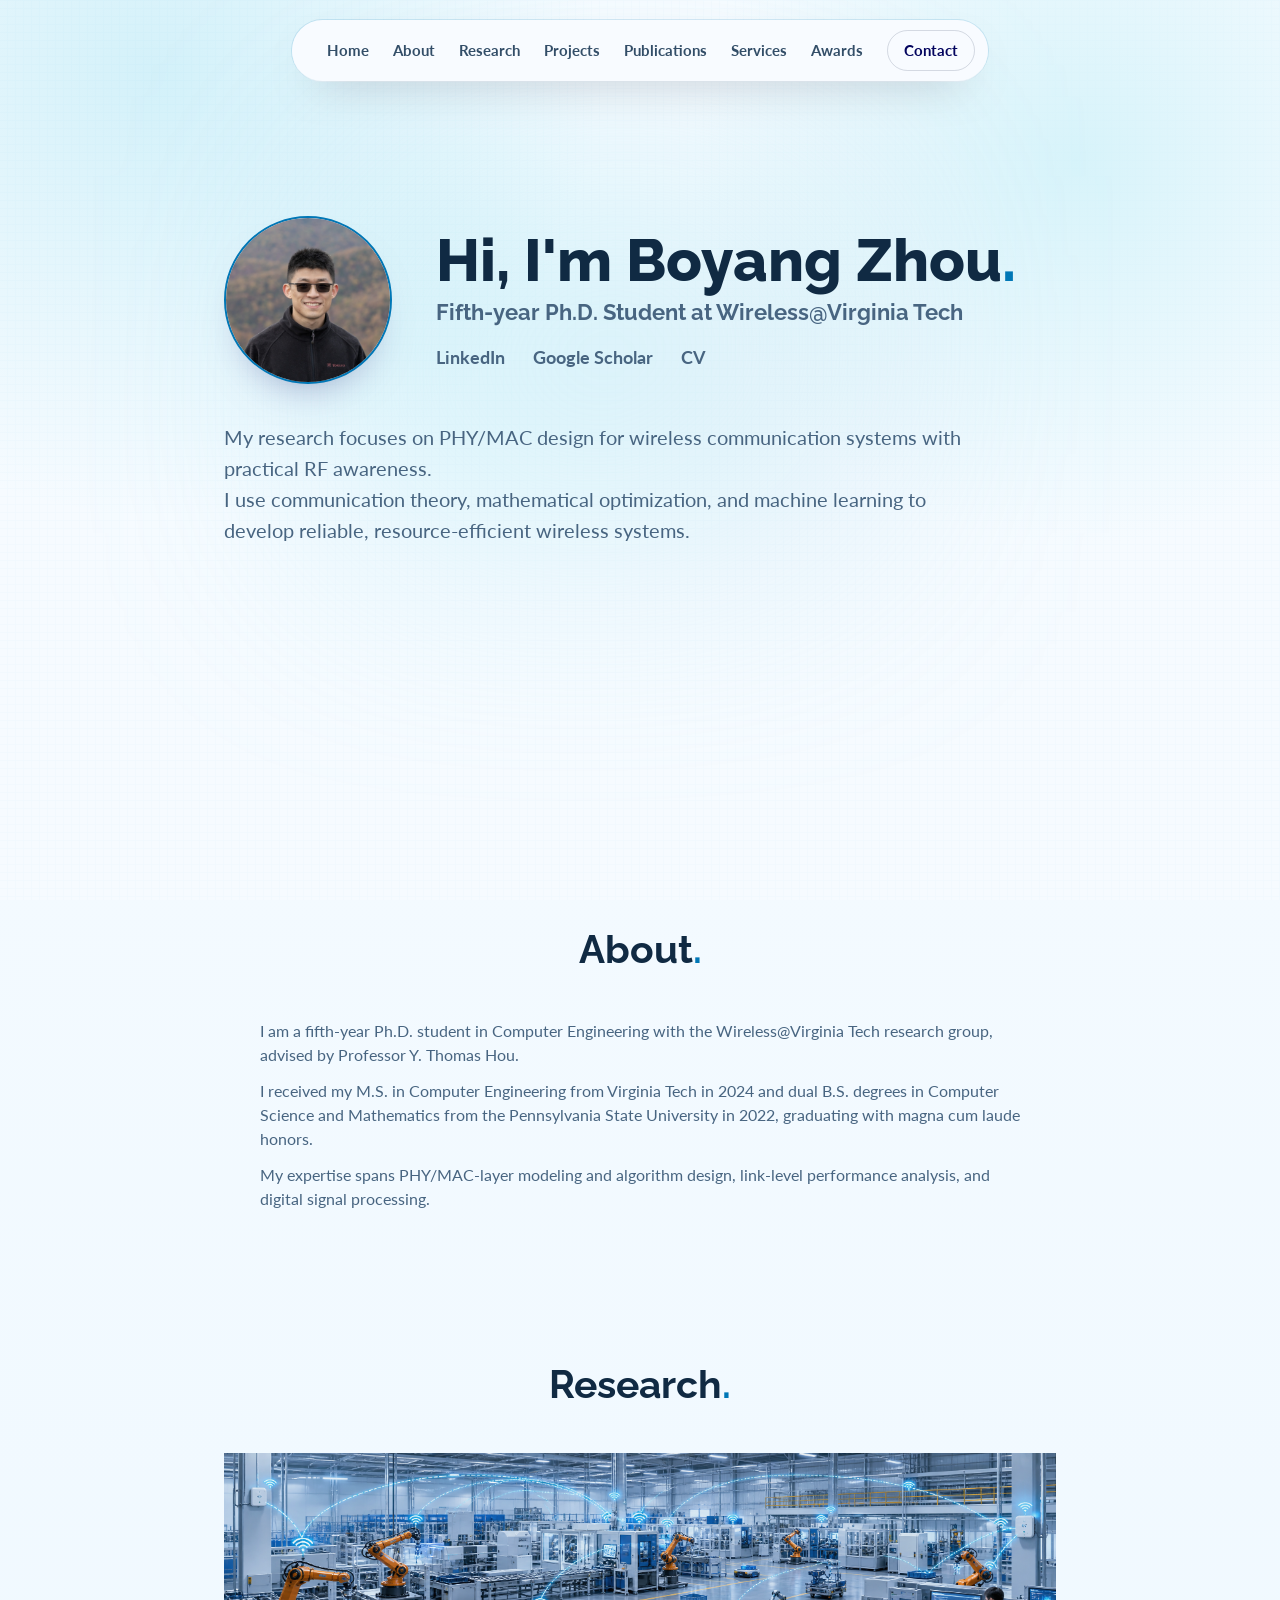
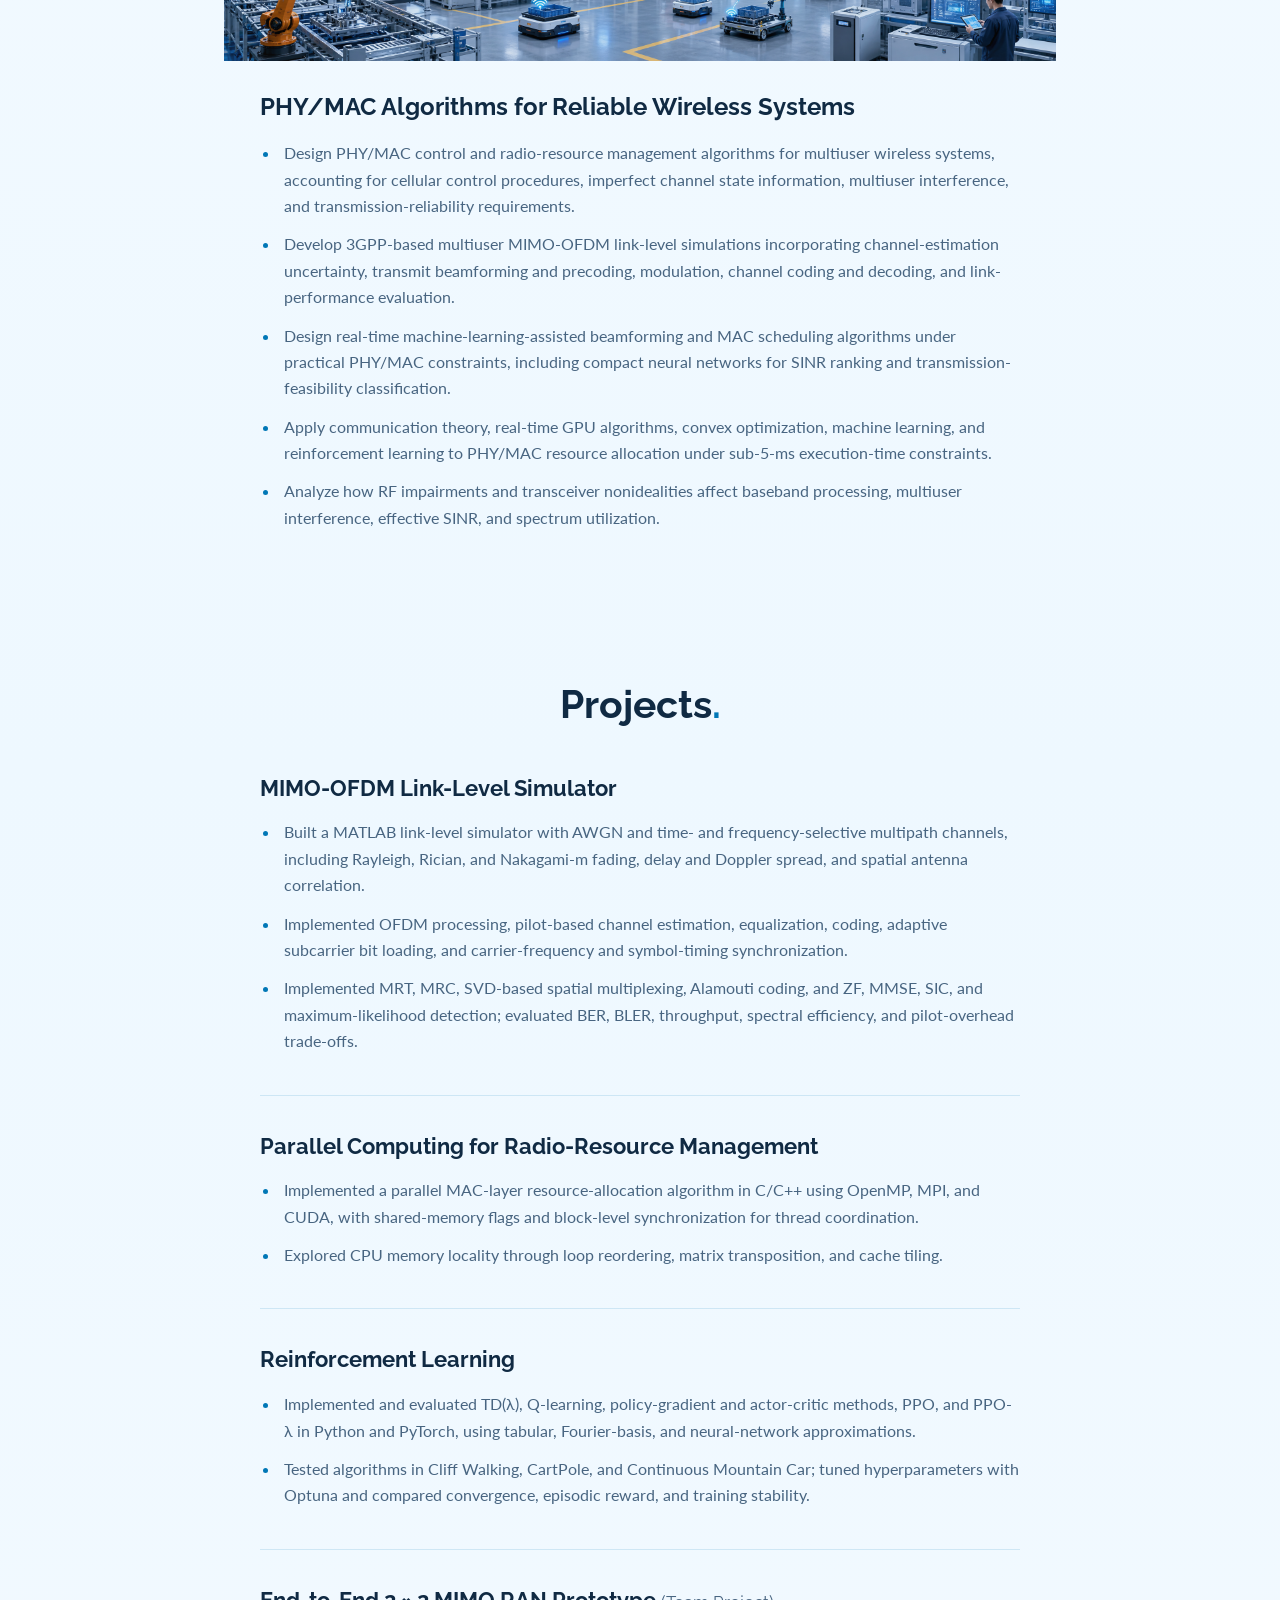
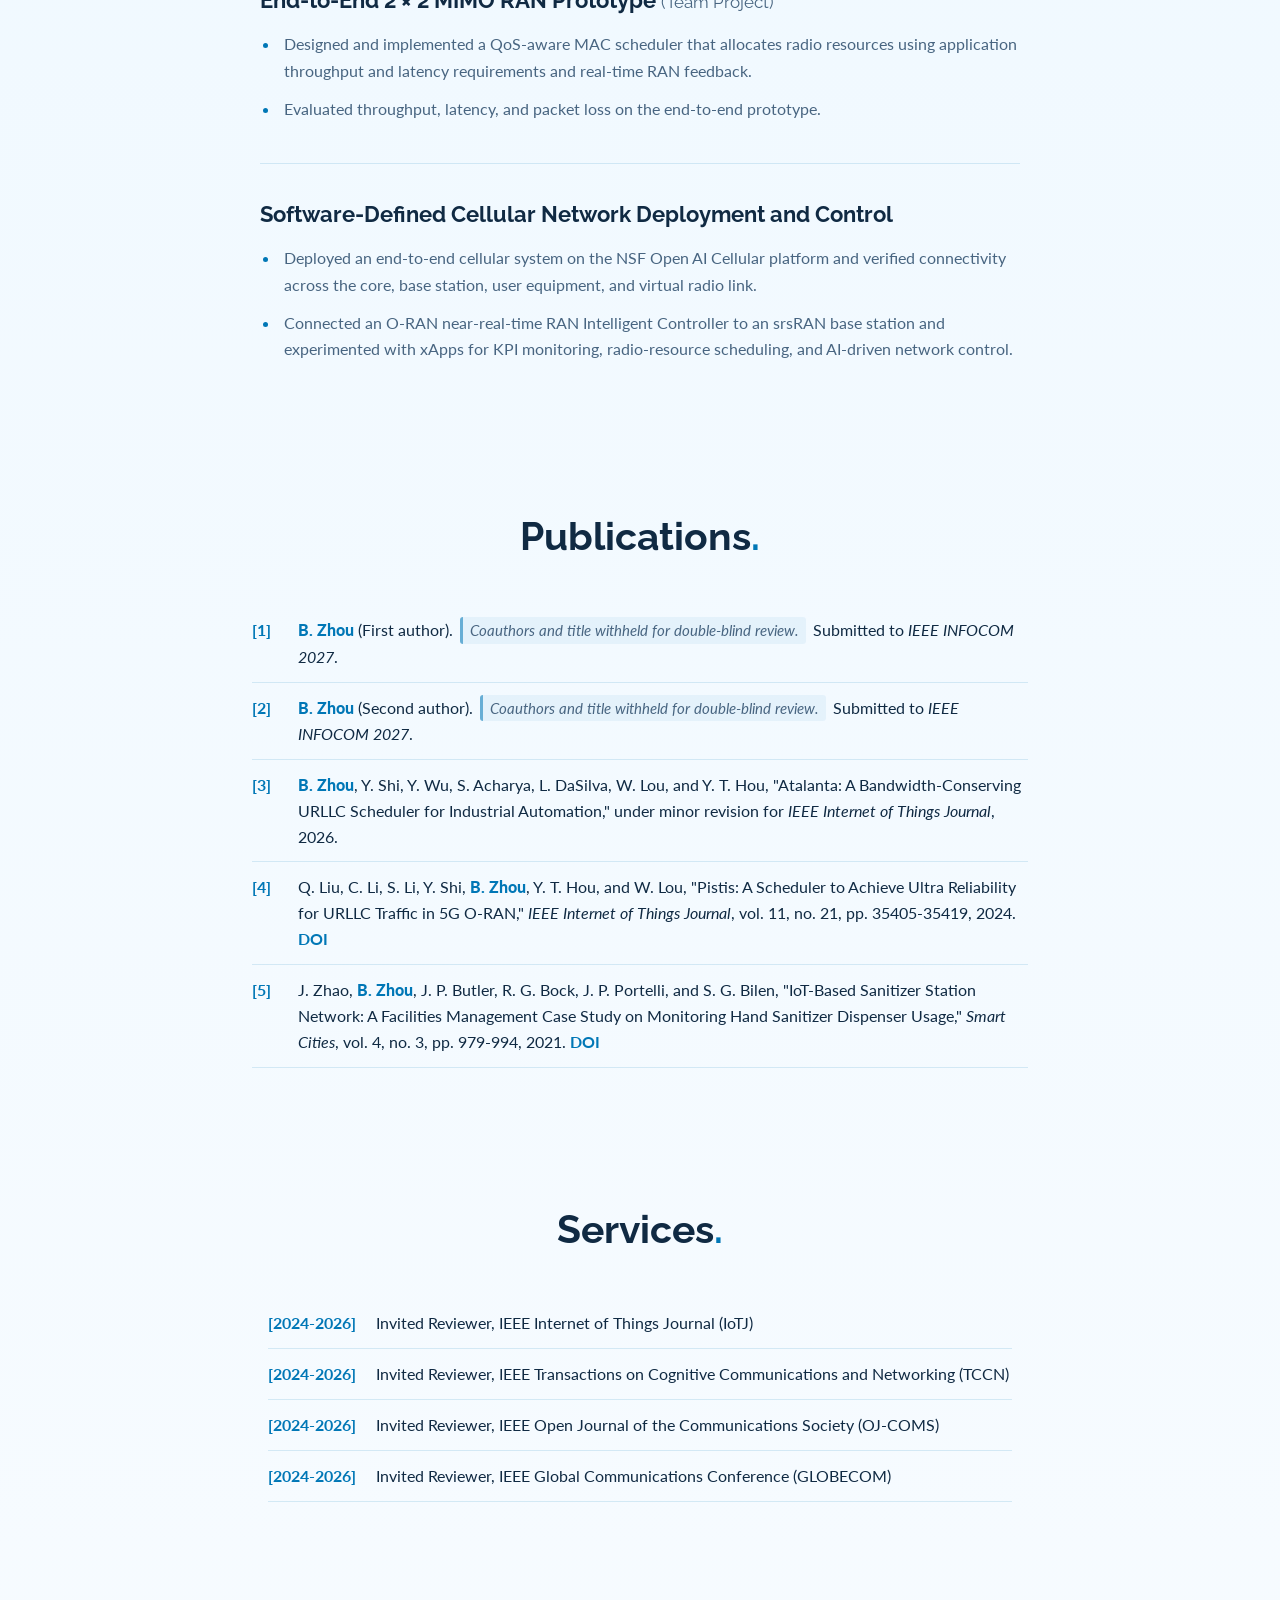
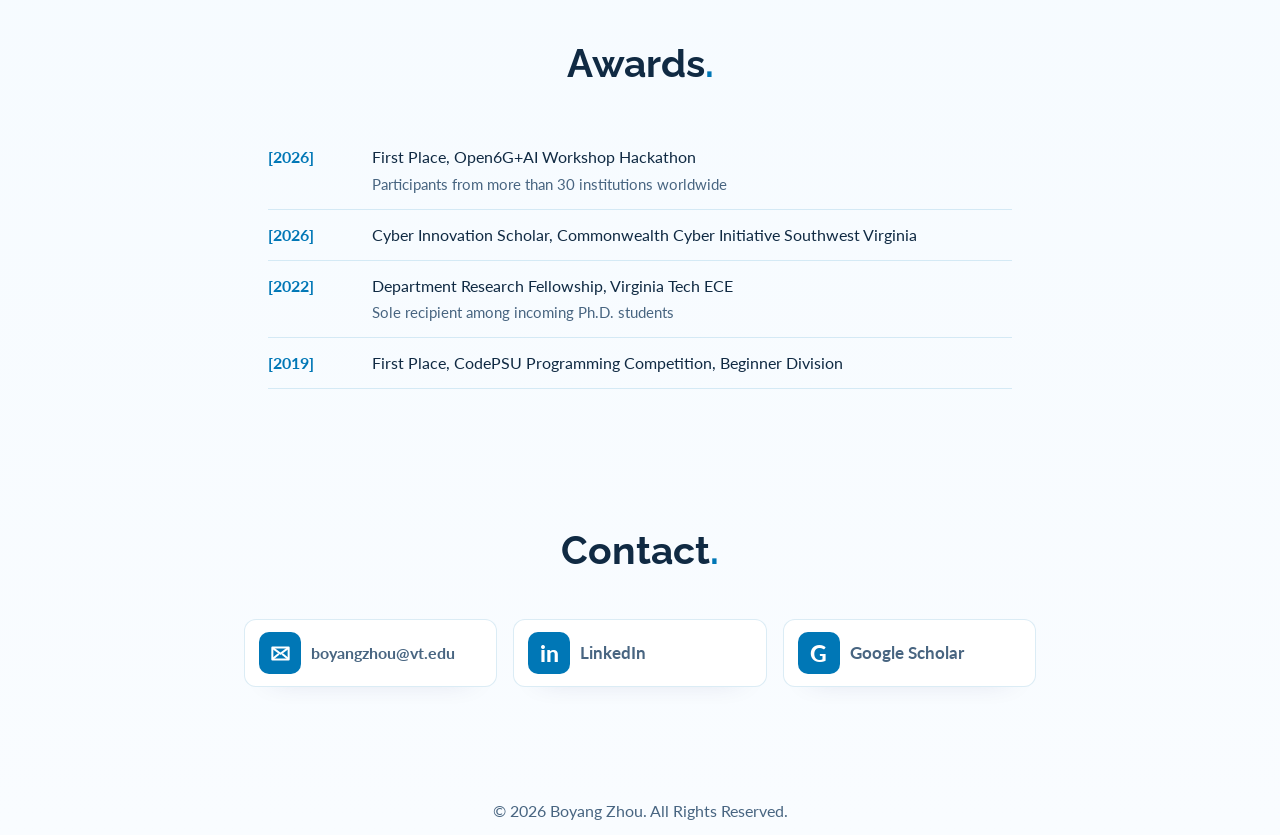
<file: index.html>
<!doctype html>
<html lang="en">
  <head>
    <meta charset="utf-8">
    <meta name="viewport" content="width=device-width, initial-scale=1">
    <meta name="description" content="Boyang Zhou is a fifth-year Computer Engineering Ph.D. student at Virginia Tech researching reliable, resource-efficient wireless systems across the PHY and MAC layers.">
    <title>Boyang Zhou</title>
    <link rel="icon" type="image/svg+xml" href="assets/favicon.svg">
    <link rel="preconnect" href="https://fonts.googleapis.com">
    <link rel="preconnect" href="https://fonts.gstatic.com" crossorigin>
    <link href="https://fonts.googleapis.com/css2?family=Lato:wght@100;300;400;700;900&family=Raleway:wght@100;200;300;400;500;600;700;800;900&display=swap" rel="stylesheet">
    <link rel="stylesheet" href="styles.css">
  </head>
  <body>
    <nav class="floating-nav" aria-label="Primary navigation">
      <a href="#home">Home</a>
      <a href="#about">About</a>
      <a href="#research">Research</a>
      <a href="#projects">Projects</a>
      <a href="#publications">Publications</a>
      <a href="#services">Services</a>
      <a href="#award">Awards</a>
      <a class="nav-contact" href="#contact">Contact</a>
    </nav>

    <main>
      <section id="home" class="hero bg-grid">
        <div class="glow"></div>
        <div class="hero-inner">
          <div class="hero-main">
            <div class="avatar-card" aria-label="Profile photo">
              <img id="portrait" src="assets/profile.jpg" alt="Boyang Zhou">
              <div class="avatar-fallback">BZ</div>
            </div>
            <div class="hero-text">
              <h1>Hi, I'm Boyang Zhou<span>.</span></h1>
              <h2>Fifth-year Ph.D. Student at Wireless@Virginia Tech</h2>
              <div class="social-row" aria-label="Profile links">
                <a href="https://www.linkedin.com/in/byzhou1" rel="noreferrer">LinkedIn</a>
                <a href="https://scholar.google.com/citations?user=T1rkbY0AAAAJ&hl=en" rel="noreferrer">Google Scholar</a>
                <a href="assets/Boyang_Zhou_CV_2026_09_23.pdf">CV</a>
              </div>
            </div>
          </div>

          <p class="hero-copy">
            My research focuses on PHY/MAC design for wireless communication systems with practical RF awareness.
            <span>I use communication theory, mathematical optimization, and machine learning to develop reliable, resource-efficient wireless systems.</span>
          </p>

        </div>
      </section>

      <section id="about" class="content-section">
        <header class="section-heading">
          <h2>About<span>.</span></h2>
        </header>

        <div class="about-layout">
          <div class="about-copy">
            <p>
              I am a fifth-year Ph.D. student in Computer Engineering with the Wireless@Virginia
              Tech research group, advised by Professor Y. Thomas Hou.
            </p>
            <p>
              I received my M.S. in Computer Engineering from Virginia Tech in 2024 and
              dual B.S. degrees in Computer Science and Mathematics from the Pennsylvania
              State University in 2022, graduating with magna cum laude honors.
            </p>
            <p>
              My expertise spans PHY/MAC-layer modeling and algorithm design, link-level
              performance analysis, and digital signal processing.
            </p>
          </div>
        </div>
      </section>

      <section id="research" class="content-section">
        <header class="section-heading">
          <h2>Research<span>.</span></h2>
        </header>

        <article class="research-feature">
          <div class="research-visual">
            <img src="assets/factory-wireless.png" alt="Automated industrial factory connected by wireless links">
          </div>
          <div class="research-content">
            <h3>PHY/MAC Algorithms for Reliable Wireless Systems</h3>
            <ul>
              <li>Design PHY/MAC control and radio-resource management algorithms for multiuser wireless systems, accounting for cellular control procedures, imperfect channel state information, multiuser interference, and transmission-reliability requirements.</li>
              <li>Develop 3GPP-based multiuser MIMO-OFDM link-level simulations incorporating channel-estimation uncertainty, transmit beamforming and precoding, modulation, channel coding and decoding, and link-performance evaluation.</li>
              <li>Design real-time machine-learning-assisted beamforming and MAC scheduling algorithms under practical PHY/MAC constraints, including compact neural networks for SINR ranking and transmission-feasibility classification.</li>
              <li>Apply communication theory, real-time GPU algorithms, convex optimization, machine learning, and reinforcement learning to PHY/MAC resource allocation under sub-5-ms execution-time constraints.</li>
              <li>Analyze how RF impairments and transceiver nonidealities affect baseband processing, multiuser interference, effective SINR, and spectrum utilization.</li>
            </ul>
          </div>
        </article>
      </section>

      <section id="projects" class="content-section">
        <header class="section-heading">
          <h2>Projects<span>.</span></h2>
        </header>

        <div class="project-list">
          <article class="project-item">
            <h3>MIMO-OFDM Link-Level Simulator</h3>
            <ul>
              <li>Built a MATLAB link-level simulator with AWGN and time- and frequency-selective multipath channels, including Rayleigh, Rician, and Nakagami-m fading, delay and Doppler spread, and spatial antenna correlation.</li>
              <li>Implemented OFDM processing, pilot-based channel estimation, equalization, coding, adaptive subcarrier bit loading, and carrier-frequency and symbol-timing synchronization.</li>
              <li>Implemented MRT, MRC, SVD-based spatial multiplexing, Alamouti coding, and ZF, MMSE, SIC, and maximum-likelihood detection; evaluated BER, BLER, throughput, spectral efficiency, and pilot-overhead trade-offs.</li>
            </ul>
          </article>

          <article class="project-item">
            <h3>Parallel Computing for Radio-Resource Management</h3>
            <ul>
              <li>Implemented a parallel MAC-layer resource-allocation algorithm in C/C++ using OpenMP, MPI, and CUDA, with shared-memory flags and block-level synchronization for thread coordination.</li>
              <li>Explored CPU memory locality through loop reordering, matrix transposition, and cache tiling.</li>
            </ul>
          </article>

          <article class="project-item">
            <h3>Reinforcement Learning</h3>
            <ul>
              <li>Implemented and evaluated TD(&lambda;), Q-learning, policy-gradient and actor-critic methods, PPO, and PPO-&lambda; in Python and PyTorch, using tabular, Fourier-basis, and neural-network approximations.</li>
              <li>Tested algorithms in Cliff Walking, CartPole, and Continuous Mountain Car; tuned hyperparameters with Optuna and compared convergence, episodic reward, and training stability.</li>
            </ul>
          </article>

          <article class="project-item">
            <h3>End-to-End 2 &times; 2 MIMO RAN Prototype <span class="project-qualifier">(Team Project)</span></h3>
            <ul>
              <li>Designed and implemented a QoS-aware MAC scheduler that allocates radio resources using application throughput and latency requirements and real-time RAN feedback.</li>
              <li>Evaluated throughput, latency, and packet loss on the end-to-end prototype.</li>
            </ul>
          </article>

          <article class="project-item">
            <h3>Software-Defined Cellular Network Deployment and Control</h3>
            <ul>
              <li>Deployed an end-to-end cellular system on the NSF Open AI Cellular platform and verified connectivity across the core, base station, user equipment, and virtual radio link.</li>
              <li>Connected an O-RAN near-real-time RAN Intelligent Controller to an srsRAN base station and experimented with xApps for KPI monitoring, radio-resource scheduling, and AI-driven network control.</li>
            </ul>
          </article>
        </div>
      </section>

      <section id="publications" class="content-section">
        <header class="section-heading">
          <h2>Publications<span>.</span></h2>
        </header>

        <div class="publication-list" aria-live="polite">
          <ol class="ieee-list">
            <li>
              <strong class="author-emphasis">B. Zhou</strong> (First author).
              <span class="blind-review-note">Coauthors and title withheld for double-blind review.</span>
              Submitted to <em>IEEE INFOCOM 2027</em>.
            </li>
            <li>
              <strong class="author-emphasis">B. Zhou</strong> (Second author).
              <span class="blind-review-note">Coauthors and title withheld for double-blind review.</span>
              Submitted to <em>IEEE INFOCOM 2027</em>.
            </li>
            <li>
              <strong class="author-emphasis">B. Zhou</strong>, Y. Shi, Y. Wu, S. Acharya,
              L. DaSilva, W. Lou, and Y. T. Hou, "Atalanta: A Bandwidth-Conserving URLLC
              Scheduler for Industrial Automation," under minor revision for
              <em>IEEE Internet of Things Journal</em>, 2026.
            </li>
            <li>
              Q. Liu, C. Li, S. Li, Y. Shi, <strong class="author-emphasis">B. Zhou</strong>,
              Y. T. Hou, and W. Lou, "Pistis: A Scheduler to Achieve Ultra Reliability for
              URLLC Traffic in 5G O-RAN," <em>IEEE Internet of Things Journal</em>, vol. 11,
              no. 21, pp. 35405-35419, 2024. <a href="https://ieeexplore.ieee.org/stamp/stamp.jsp?arnumber=10620233" rel="noreferrer">DOI</a>
            </li>
            <li>
              J. Zhao, <strong class="author-emphasis">B. Zhou</strong>, J. P. Butler,
              R. G. Bock, J. P. Portelli, and S. G. Bilen, "IoT-Based Sanitizer Station
              Network: A Facilities Management Case Study on Monitoring Hand Sanitizer
              Dispenser Usage," <em>Smart Cities</em>, vol. 4, no. 3, pp. 979-994, 2021.
              <a href="https://doi.org/10.3390/smartcities4030051" rel="noreferrer">DOI</a>
            </li>
          </ol>
        </div>
      </section>

      <section id="services" class="content-section">
        <header class="section-heading">
          <h2>Services<span>.</span></h2>
        </header>

        <ul class="entry-list">
          <li><span>[2024-2026]</span> Invited Reviewer, IEEE Internet of Things Journal (IoTJ)</li>
          <li><span>[2024-2026]</span> Invited Reviewer, IEEE Transactions on Cognitive Communications and Networking (TCCN)</li>
          <li><span>[2024-2026]</span> Invited Reviewer, IEEE Open Journal of the Communications Society (OJ-COMS)</li>
          <li><span>[2024-2026]</span> Invited Reviewer, IEEE Global Communications Conference (GLOBECOM)</li>
        </ul>
      </section>

      <section id="award" class="content-section">
        <header class="section-heading">
          <h2>Awards<span>.</span></h2>
        </header>

        <ul class="entry-list award-list">
          <li>
            <span>[2026]</span>
            <div class="award-details">
              <p>First Place, Open6G+AI Workshop Hackathon</p>
              <small>Participants from more than 30 institutions worldwide</small>
            </div>
          </li>
          <li>
            <span>[2026]</span>
            <div class="award-details">
              <p>Cyber Innovation Scholar, Commonwealth Cyber Initiative Southwest Virginia</p>
            </div>
          </li>
          <li>
            <span>[2022]</span>
            <div class="award-details">
              <p>Department Research Fellowship, Virginia Tech ECE</p>
              <small>Sole recipient among incoming Ph.D. students</small>
            </div>
          </li>
          <li>
            <span>[2019]</span>
            <div class="award-details">
              <p>First Place, CodePSU Programming Competition, Beginner Division</p>
            </div>
          </li>
        </ul>
      </section>

      <section id="contact" class="content-section contact-section">
        <header class="section-heading">
          <h2>Contact<span>.</span></h2>
        </header>

        <ul class="contact-list">
          <li>
            <span class="contact-icon" aria-hidden="true">
              <svg viewBox="0 0 24 24" focusable="false">
                <path d="M4.75 6.75h14.5v10.5H4.75z"></path>
                <path d="m5.25 7.25 6.75 5 6.75-5"></path>
                <path d="m5.25 16.75 4.85-4.1"></path>
                <path d="m18.75 16.75-4.85-4.1"></path>
              </svg>
            </span>
            <div>
              <a href="mailto:boyangzhou@vt.edu">boyangzhou@vt.edu</a>
            </div>
          </li>
          <li>
            <span class="contact-icon">in</span>
            <div>
              <a href="https://www.linkedin.com/in/byzhou1" rel="noreferrer">LinkedIn</a>
            </div>
          </li>
          <li>
            <span class="contact-icon">G</span>
            <div>
              <a href="https://scholar.google.com/citations?user=T1rkbY0AAAAJ&hl=en" rel="noreferrer">Google Scholar</a>
            </div>
          </li>
        </ul>
      </section>
    </main>

    <footer class="footer">
      <p>© <span id="year"></span> Boyang Zhou. All Rights Reserved.</p>
    </footer>

    <script src="script.js"></script>
  </body>
</html>
</file>
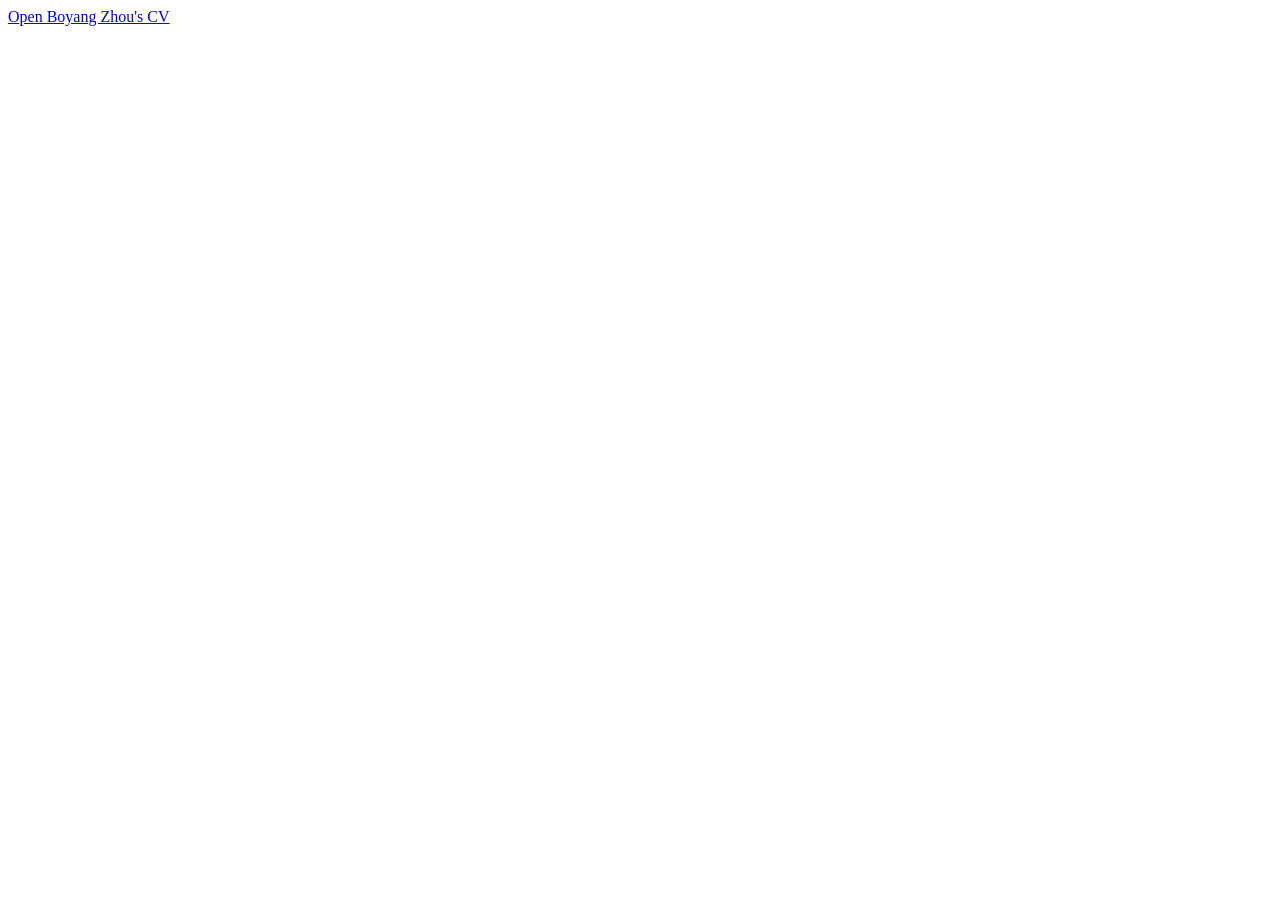
<file: cv.html>
<!doctype html>
<html lang="en">
  <head>
    <meta charset="utf-8">
    <meta http-equiv="refresh" content="0; url=assets/Boyang_Zhou_CV_2026_09_23.pdf">
    <meta name="viewport" content="width=device-width, initial-scale=1">
    <title>CV | Boyang Zhou</title>
    <link rel="canonical" href="assets/Boyang_Zhou_CV_2026_09_23.pdf">
  </head>
  <body>
    <a href="assets/Boyang_Zhou_CV_2026_09_23.pdf">Open Boyang Zhou's CV</a>
  </body>
</html>
</file>
<file: styles.css>
:root {
  --primary: #f6fbff;
  --secondary: #0077b6;
  --secondary-hover: #023e8a;
  --third: #ffffff;
  --primary-text: #102a43;
  --secondary-text: #486581;
  --white: #f8fbff;
  --ink-muted: #334e68;
  --soft-blue: #caf0f8;
  --pale-blue: #e6f6ff;
  --sky-blue: #00b4d8;
  --deep-blue: #03045e;
  --card-border: rgba(0, 119, 182, 0.14);
}

* {
  box-sizing: border-box;
  margin: 0;
  padding: 0;
  scroll-behavior: smooth;
}

body {
  min-height: 100vh;
  background:
    linear-gradient(180deg, #f6fbff 0%, #eef8ff 42%, #f9fcff 100%);
  color: var(--primary-text);
  font-family: Lato, system-ui, -apple-system, BlinkMacSystemFont, "Segoe UI", sans-serif;
  line-height: 1.5;
}

a {
  color: inherit;
  text-decoration: none;
}

a:hover {
  color: inherit;
}

img {
  display: block;
  width: 100%;
}

.floating-nav {
  position: fixed;
  inset-inline: 0;
  top: 20px;
  z-index: 5000;
  display: flex;
  width: max-content;
  max-width: calc(100vw - 24px);
  align-items: center;
  justify-content: center;
  gap: 24px;
  margin-inline: auto;
  padding: 9px 12px 9px 34px;
  border: 1px solid transparent;
  border-radius: 999px;
  background: var(--white);
  color: var(--ink-muted);
  box-shadow:
    0 18px 46px -26px rgba(3, 10, 24, 0.58),
    0 1px 0 0 rgba(248, 251, 255, 0.72),
    0 0 0 1px rgba(0, 119, 182, 0.14);
  font-weight: 500;
}

.floating-nav a {
  position: relative;
  display: flex;
  align-items: center;
  font-size: 15px;
  font-weight: 700;
  transition: color 180ms ease, background 180ms ease, border-color 180ms ease, box-shadow 180ms ease;
}

.floating-nav a:hover {
  color: var(--secondary);
}

.floating-nav a::before,
.social-row a::before,
.contact-list a::before,
.publication-links a::before {
  position: absolute;
  right: 0;
  bottom: -4px;
  left: 0;
  height: 2px;
  border-radius: 999px;
  content: "";
  background: currentColor;
  transform: scaleX(0);
  transform-origin: center;
  transition: transform 180ms ease;
}

.floating-nav a:hover::before,
.social-row a:hover::before,
.contact-list a:hover::before,
.publication-links a:hover::before {
  transform: scaleX(1);
}

.floating-nav .nav-contact {
  padding: 8px 16px;
  border: 1px solid rgba(66, 82, 109, 0.2);
  border-radius: 999px;
  color: var(--deep-blue);
}

.floating-nav .nav-contact::before {
  display: none;
}

.floating-nav .nav-contact:hover {
  border-color: var(--secondary);
  background: rgba(0, 119, 182, 0.08);
  box-shadow: 0 0 0 3px rgba(0, 119, 182, 0.12);
}

.bg-grid {
  background-color: var(--primary);
  background-image:
    radial-gradient(circle at 12% 8%, rgba(0, 180, 216, 0.14), transparent 28rem),
    radial-gradient(circle at 84% 18%, rgba(202, 240, 248, 0.7), transparent 24rem),
    url("data:image/svg+xml,%3csvg xmlns='http://www.w3.org/2000/svg' viewBox='0 0 32 32' width='8' height='8' fill='none' stroke='rgb(0 119 182 / 0.08)'%3e%3cpath d='M0 .5H31.5V32'/%3e%3c/svg%3e");
}

.hero {
  position: relative;
  min-height: 100vh;
  overflow: hidden;
  padding: 128px 24px 112px;
}

.hero-inner,
.content-section,
.footer {
  max-width: 56rem;
  margin-inline: auto;
}

.hero-inner {
  position: relative;
  z-index: 2;
  width: 100%;
  padding-inline: 32px;
}

.social-row {
  display: flex;
  flex-wrap: wrap;
  gap: 28px;
  padding: 18px 0 0;
  color: var(--secondary-text);
  font-size: 18px;
  font-weight: 700;
}

.social-row a:hover {
  color: var(--secondary);
}

.social-row a,
.contact-list a,
.publication-links a {
  position: relative;
  font-family: Lato, system-ui, -apple-system, BlinkMacSystemFont, "Segoe UI", sans-serif;
  font-weight: 700;
}

.social-row a {
  transition: color 180ms ease, background 180ms ease;
}

.hero-main {
  display: flex;
  align-items: center;
  justify-content: flex-start;
  gap: 44px;
  margin-top: 88px;
}

.hero-text {
  min-width: 0;
}

.hero h1 {
  color: var(--primary-text);
  font-family: Raleway, sans-serif;
  font-size: clamp(40px, 7vw, 59px);
  font-weight: 800;
  line-height: 1.08;
}

.hero h1 span,
.section-heading h2 span {
  color: var(--secondary);
}

.hero h2 {
  margin-top: 8px;
  color: var(--secondary-text);
  font-family: Raleway, sans-serif;
  font-size: clamp(18px, 2.2vw, 22px);
  font-weight: 700;
  line-height: 1.18;
  white-space: nowrap;
}

.avatar-card {
  display: block;
  width: 168px;
  height: 168px;
  flex: 0 0 168px;
  overflow: hidden;
  border: 2px solid var(--secondary);
  border-radius: 999px;
  background: var(--pale-blue);
  box-shadow: 0 22px 48px -32px rgba(3, 4, 94, 0.58);
}

.avatar-card img {
  display: none;
  height: 100%;
  object-fit: cover;
  object-position: 50% 25%;
}

.avatar-card.loaded img {
  display: block;
}

.avatar-card.loaded .avatar-fallback {
  display: none;
}

.avatar-fallback {
  display: grid;
  height: 100%;
  place-items: center;
  color: var(--secondary);
  font-family: Raleway, sans-serif;
  font-size: 54px;
  font-weight: 900;
}

.hero-copy {
  max-width: 760px;
  padding: 38px 0 16px;
  color: var(--secondary-text);
  font-size: 20px;
  line-height: 1.55;
}

.hero-copy span {
  display: block;
}

.primary-button,
.read-more {
  display: inline-flex;
  align-items: center;
  justify-content: center;
  gap: 8px;
  margin-top: 12px;
  padding: 10px 16px;
  border: 0;
  border-radius: 8px;
  background: var(--secondary);
  color: #ffffff;
  font: inherit;
  font-size: 16px;
  font-weight: 700;
  text-transform: uppercase;
  box-shadow: 0 14px 28px -18px rgba(0, 119, 182, 0.72), 0 2px 8px rgba(3, 10, 24, 0.08);
  cursor: pointer;
  transition: background 160ms ease, box-shadow 160ms ease, transform 160ms ease;
}

.primary-button:hover,
.read-more:hover {
  background: var(--secondary-hover);
  box-shadow: 0 18px 34px -20px rgba(147, 197, 253, 0.68), 0 4px 10px rgba(3, 10, 24, 0.18);
  transform: translate(-2px, -2px);
}

.glow {
  position: absolute;
  top: 176px;
  left: calc(50% - 300px);
  width: min(32rem, 75vw);
  height: 357px;
  filter: blur(118px);
  background: linear-gradient(106.89deg, rgba(0, 180, 216, 0.2) 15.73%, rgba(144, 224, 239, 0.38) 15.74%, rgba(202, 240, 248, 0.52) 56.49%, rgba(0, 119, 182, 0.18) 115.91%);
}

.content-section {
  padding: 20px 32px 112px;
  scroll-margin-top: 112px;
}

.section-heading {
  padding-bottom: 40px;
  text-align: center;
}

.section-heading h2 {
  color: var(--primary-text);
  font-family: Raleway, sans-serif;
  font-size: 39px;
  font-weight: 700;
}

.section-heading p {
  color: var(--secondary-text);
}

.about-layout {
  display: block;
  color: var(--secondary-text);
}

.about-copy {
  max-width: 760px;
  margin-inline: auto;
}

.about-copy p {
  padding-bottom: 12px;
  font-size: 16px;
}

.research-feature {
  max-width: 850px;
  margin-inline: auto;
}

.research-visual {
  position: relative;
  overflow: hidden;
  margin-bottom: 30px;
  -webkit-mask-image: radial-gradient(ellipse 98% 94% at center, #000 58%, rgba(0, 0, 0, 0.96) 76%, transparent 100%);
  mask-image: radial-gradient(ellipse 98% 94% at center, #000 58%, rgba(0, 0, 0, 0.96) 76%, transparent 100%);
}

.research-visual img {
  display: block;
  width: 100%;
  height: auto;
  filter: saturate(0.92) contrast(0.97);
}

.research-content {
  max-width: 800px;
  margin-inline: auto;
  padding-inline: 20px;
}

.research-content h3 {
  margin-bottom: 18px;
  color: var(--primary-text);
  font-family: Raleway, sans-serif;
  font-size: 24px;
  font-weight: 700;
  line-height: 1.3;
}

.research-content ul {
  padding-left: 20px;
  color: var(--secondary-text);
}

.research-content li {
  margin-bottom: 12px;
  padding-left: 4px;
  font-size: 16px;
  line-height: 1.65;
}

.research-content li::marker {
  color: var(--secondary);
}

.project-list {
  max-width: 800px;
  margin-inline: auto;
  padding-inline: 20px;
}

.project-item + .project-item {
  margin-top: 40px;
  padding-top: 36px;
  border-top: 1px solid var(--card-border);
}

.project-item h3 {
  margin-bottom: 16px;
  color: var(--primary-text);
  font-family: Raleway, sans-serif;
  font-size: 22px;
  font-weight: 700;
  line-height: 1.35;
}

.project-qualifier {
  color: var(--secondary-text);
  font-size: 17px;
  font-weight: 400;
}

.project-item ul {
  padding-left: 20px;
  color: var(--secondary-text);
}

.project-item li {
  margin-bottom: 12px;
  padding-left: 4px;
  font-size: 16px;
  line-height: 1.65;
}

.project-item li::marker {
  color: var(--secondary);
}

.publication-list {
  display: block;
  padding-inline: 28px;
}

.publication-empty {
  max-width: 760px;
  margin-inline: auto;
  color: var(--secondary-text);
  font-size: 16px;
  text-align: left;
}

.ieee-list {
  max-width: 800px;
  margin-inline: auto;
  list-style: none;
  counter-reset: publications;
}

.ieee-list li {
  position: relative;
  padding: 12px 0 12px 46px;
  border-bottom: 1px solid var(--card-border);
  color: var(--primary-text);
  font-size: 16px;
  line-height: 1.62;
}

.ieee-list li::before {
  position: absolute;
  left: 0;
  content: "[" counter(publications) "]";
  counter-increment: publications;
  color: var(--secondary);
  font-weight: 700;
}

.author-emphasis {
  color: var(--secondary);
  font-weight: 900;
}

.blind-review-note {
  display: inline-block;
  margin-inline: 3px;
  padding: 1px 7px;
  border-left: 3px solid rgba(0, 119, 182, 0.55);
  border-radius: 3px;
  background: rgba(0, 119, 182, 0.06);
  color: var(--secondary-text);
  font-size: 15px;
  font-style: italic;
}

.publication-links {
  display: inline;
  margin-left: 0;
  padding-block: 0;
}

.publication-links a,
.publication-empty a,
.ieee-list a {
  color: var(--secondary);
  font-weight: 700;
}

.publication-links a:hover,
.ieee-list a:hover {
  color: var(--secondary-hover);
}

.fine-print {
  margin-top: 24px;
  color: var(--secondary-text);
  font-size: 16px;
  text-align: center;
}

.entry-list {
  max-width: 800px;
  margin-inline: auto;
  padding-inline: 28px;
  list-style: none;
}

.entry-list li {
  padding: 12px 0;
  border-bottom: 1px solid var(--card-border);
  color: var(--primary-text);
  font-size: 16px;
  line-height: 1.62;
}

.entry-list span {
  display: inline-block;
  min-width: 6.5rem;
  color: var(--secondary);
  font-weight: 700;
}

.award-list li {
  display: grid;
  grid-template-columns: 6.5rem minmax(0, 1fr);
  align-items: start;
}

.award-details small {
  display: block;
  margin-top: 3px;
  color: var(--secondary-text);
  font-size: 15px;
  line-height: 1.55;
}

.contact-section {
  padding-bottom: 112px;
}

.contact-list {
  display: grid;
  grid-template-columns: repeat(auto-fit, minmax(225px, 1fr));
  gap: 16px;
  max-width: 920px;
  margin-inline: auto;
  padding-inline: 20px;
  list-style: none;
}

.contact-list li {
  display: flex;
  min-width: 0;
  align-items: center;
  padding: 12px 14px;
  border: 1px solid var(--card-border);
  border-radius: 12px;
  background: var(--third);
  box-shadow: 0 14px 30px -28px rgba(3, 4, 94, 0.3);
}

.contact-icon {
  display: flex;
  width: 42px;
  height: 42px;
  flex: 0 0 42px;
  align-items: center;
  justify-content: center;
  border-radius: 10px;
  background: var(--secondary);
  color: #ffffff;
  font-size: 23px;
  font-weight: 900;
  line-height: 1;
}

.contact-icon svg {
  width: 27px;
  height: 27px;
  fill: none;
  stroke: currentColor;
  stroke-linecap: round;
  stroke-linejoin: round;
  stroke-width: 1.8;
}

.contact-list div {
  margin-left: 10px;
}

.contact-list a {
  display: inline-block;
  color: var(--secondary-text);
  font-size: 16px;
  font-weight: 700;
  overflow-wrap: anywhere;
  transition: color 180ms ease, background 180ms ease;
}

.contact-list li:not(:first-child) a {
  font-size: 17px;
}

.contact-list a:hover {
  color: var(--secondary);
}

.footer {
  padding: 0 32px 12px;
  color: var(--secondary-text);
  text-align: center;
}

@media (min-width: 769px) and (max-width: 900px) {
  .hero h1 {
    font-size: 48px;
  }
}

@media (max-width: 768px) {
  .hero {
    padding-top: 116px;
  }

  .floating-nav {
    gap: 12px;
    padding-left: 18px;
  }

  .floating-nav a {
    font-size: 13px;
  }

  .hero-inner,
  .content-section,
  .footer {
    padding-inline: 24px;
  }

  .hero-main {
    flex-direction: column;
    align-items: flex-start;
    gap: 20px;
    margin-top: 36px;
  }

  .avatar-card {
    width: 104px;
    height: 104px;
    flex-basis: 104px;
  }

  .hero h2 {
    white-space: normal;
  }

  .contact-list {
    grid-template-columns: 1fr;
    padding-inline: 20px;
  }

  .publication-list {
    padding-inline: 20px;
  }

  .ieee-list li {
    padding-left: 40px;
  }

  .research-content {
    padding-inline: 20px;
  }

  .research-content h3 {
    font-size: 21px;
  }
}

@media (max-width: 520px) {
  .floating-nav {
    width: calc(100vw - 16px);
    gap: 12px;
    justify-content: flex-start;
    overflow-x: auto;
    padding: 7px 10px;
    scrollbar-width: none;
  }

  .floating-nav::-webkit-scrollbar {
    display: none;
  }

  .floating-nav a {
    flex: none;
    font-size: 11px;
    white-space: nowrap;
  }

  .floating-nav .nav-contact {
    padding: 7px 9px;
  }

  .award-list li {
    grid-template-columns: 5.25rem minmax(0, 1fr);
  }

  .social-row {
    justify-content: flex-start;
  }
}

@media (max-width: 360px) {
  .floating-nav {
    justify-content: flex-start;
    gap: 12px;
    overflow-x: auto;
    padding-inline: 12px;
    scrollbar-width: none;
  }

  .floating-nav::-webkit-scrollbar {
    display: none;
  }

  .floating-nav a {
    flex: none;
    white-space: nowrap;
  }

  .hero {
    padding: 84px 16px 36px;
  }

  .hero-inner {
    padding-inline: 16px;
  }

  .hero-main {
    gap: 14px;
  }

  .avatar-card {
    width: 80px;
    height: 80px;
    flex-basis: 80px;
  }

  .hero h1 {
    font-size: 36px;
  }

  .hero h2 {
    font-size: 16px;
  }

  .hero-copy {
    padding-top: 28px;
    font-size: 18px;
  }

  .hero-copy span {
    font-size: 16px;
  }

  .social-row {
    gap: 16px;
    padding-top: 16px;
    font-size: 16px;
  }
}
</file>
